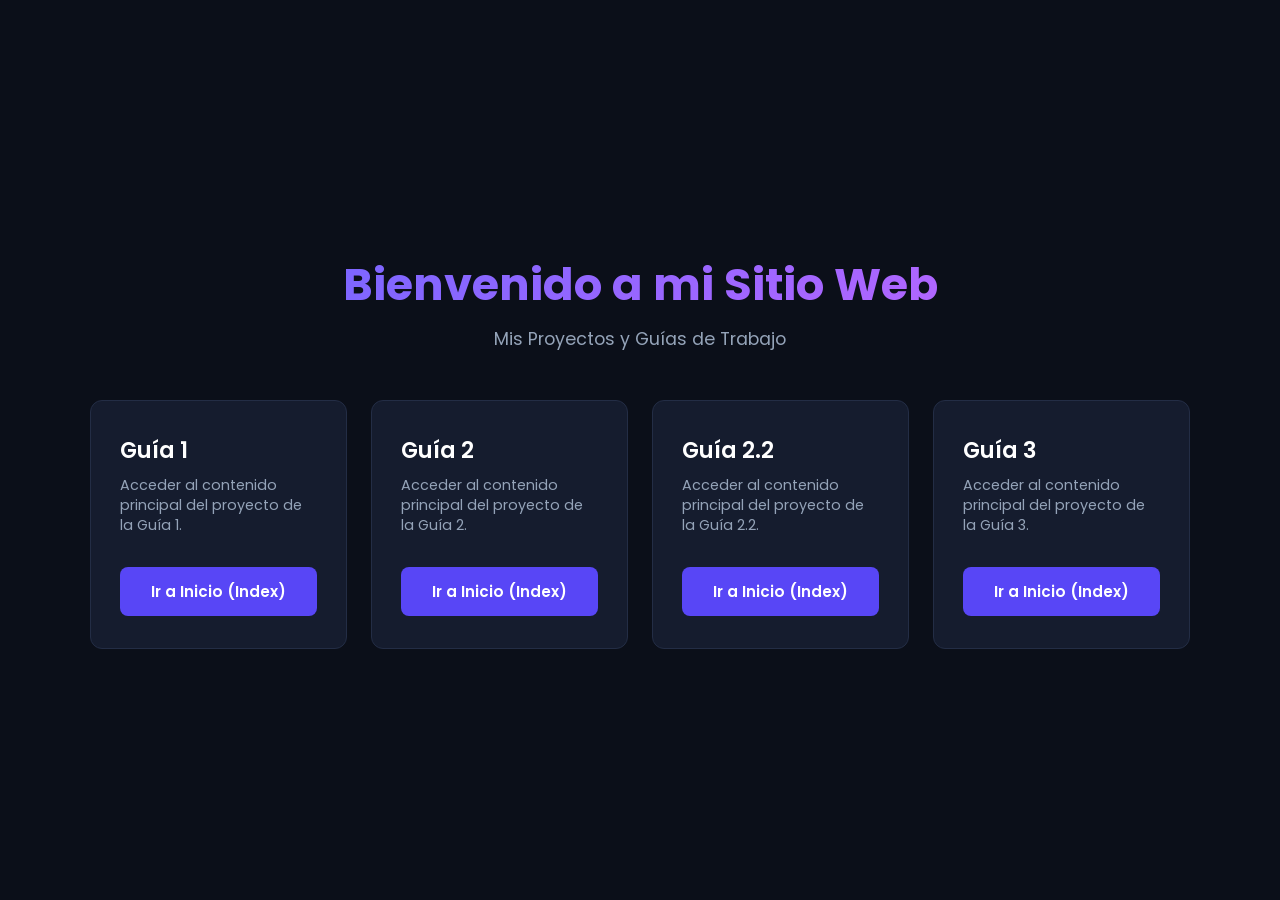
<file: index.html>
<!DOCTYPE html>
<html lang="es">
<head>
  <meta charset="UTF-8">
  <meta name="viewport" content="width=device-width, initial-scale=1.0">
  <title>Mi Portafolio de Guías</title>
  <!-- Fuente Google Fonts Poppins -->
  <link rel="preconnect" href="https://fonts.googleapis.com">
  <link rel="preconnect" href="https://fonts.gstatic.com" crossorigin>
  <link href="https://fonts.googleapis.com/css2?family=Poppins:wght@300;400;600;700&display=swap" rel="stylesheet">
  
  <style>
    :root {
      --primary-color: #5846f6;
      --primary-hover: #4535d9;
      --bg-color: #0b0f19;
      --card-bg: #151c2e;
      --text-color: #f8fafc;
      --text-muted: #94a3b8;
      --border-color: #232d45;
    }

    * {
      box-sizing: border-box;
      margin: 0;
      padding: 0;
      font-family: 'Poppins', sans-serif;
    }

    body {
      background-color: var(--bg-color);
      color: var(--text-color);
      min-height: 100vh;
      display: flex;
      flex-direction: column;
      align-items: center;
      justify-content: center;
      padding: 2rem 1rem;
    }

    header {
      text-align: center;
      margin-bottom: 3rem;
    }

    header h1 {
      font-size: 2.8rem;
      font-weight: 700;
      background: linear-gradient(135deg, #7c66ff, #b266ff);
      -webkit-background-clip: text;
      -webkit-text-fill-color: transparent;
      margin-bottom: 0.5rem;
    }

    header p {
      color: var(--text-muted);
      font-size: 1.1rem;
    }

    .container {
      width: 100%;
      max-width: 1100px;
      display: grid;
      grid-template-columns: repeat(auto-fit, minmax(240px, 1fr));
      gap: 1.5rem;
    }

    .card {
      background-color: var(--card-bg);
      border: 1px solid var(--border-color);
      border-radius: 12px;
      padding: 2rem 1.8rem;
      transition: all 0.3s ease;
      display: flex;
      flex-direction: column;
      justify-content: space-between;
      height: 100%;
    }

    .card:hover {
      transform: translateY(-5px);
      box-shadow: 0 8px 25px rgba(88, 70, 246, 0.25);
      border-color: var(--primary-color);
    }

    .card-title {
      font-size: 1.4rem;
      font-weight: 600;
      margin-bottom: 0.5rem;
      color: #ffffff;
    }

    .card-desc {
      font-size: 0.9rem;
      color: var(--text-muted);
      margin-bottom: 2rem;
      line-height: 1.4;
    }

    .btn {
      display: block;
      text-align: center;
      text-decoration: none;
      padding: 0.8rem 1rem;
      border-radius: 8px;
      font-weight: 600;
      font-size: 0.95rem;
      transition: all 0.2s ease;
      background-color: var(--primary-color);
      color: #ffffff;
    }

    .btn:hover {
      background-color: var(--primary-hover);
    }
  </style>
</head>
<body>

  <header>
    <h1>Bienvenido a mi Sitio Web</h1>
    <p>Mis Proyectos y Guías de Trabajo</p>
  </header>

  <main class="container">
    <!-- Tarjeta Guía 1 -->
    <div class="card">
      <div>
        <h2 class="card-title">Guía 1</h2>
        <p class="card-desc">Acceder al contenido principal del proyecto de la Guía 1.</p>
      </div>
      <a href="Guia 1/index.html" class="btn">Ir a Inicio (Index)</a>
    </div>

    <!-- Tarjeta Guía 2 -->
    <div class="card">
      <div>
        <h2 class="card-title">Guía 2</h2>
        <p class="card-desc">Acceder al contenido principal del proyecto de la Guía 2.</p>
      </div>
      <a href="Guia 2/index.html" class="btn">Ir a Inicio (Index)</a>
    </div>

    <!-- Tarjeta Guía 2.2 -->
    <div class="card">
      <div>
        <h2 class="card-title">Guía 2.2</h2>
        <p class="card-desc">Acceder al contenido principal del proyecto de la Guía 2.2.</p>
      </div>
      <a href="Guia 2.2/index.html" class="btn">Ir a Inicio (Index)</a>
    </div>

    <!-- Tarjeta Guía 3 -->
    <div class="card">
      <div>
        <h2 class="card-title">Guía 3</h2>
        <p class="card-desc">Acceder al contenido principal del proyecto de la Guía 3.</p>
      </div>
      <a href="Guia 3/index.html" class="btn">Ir a Inicio (Index)</a>
    </div>
  </main>

</body>
</html>
</file>
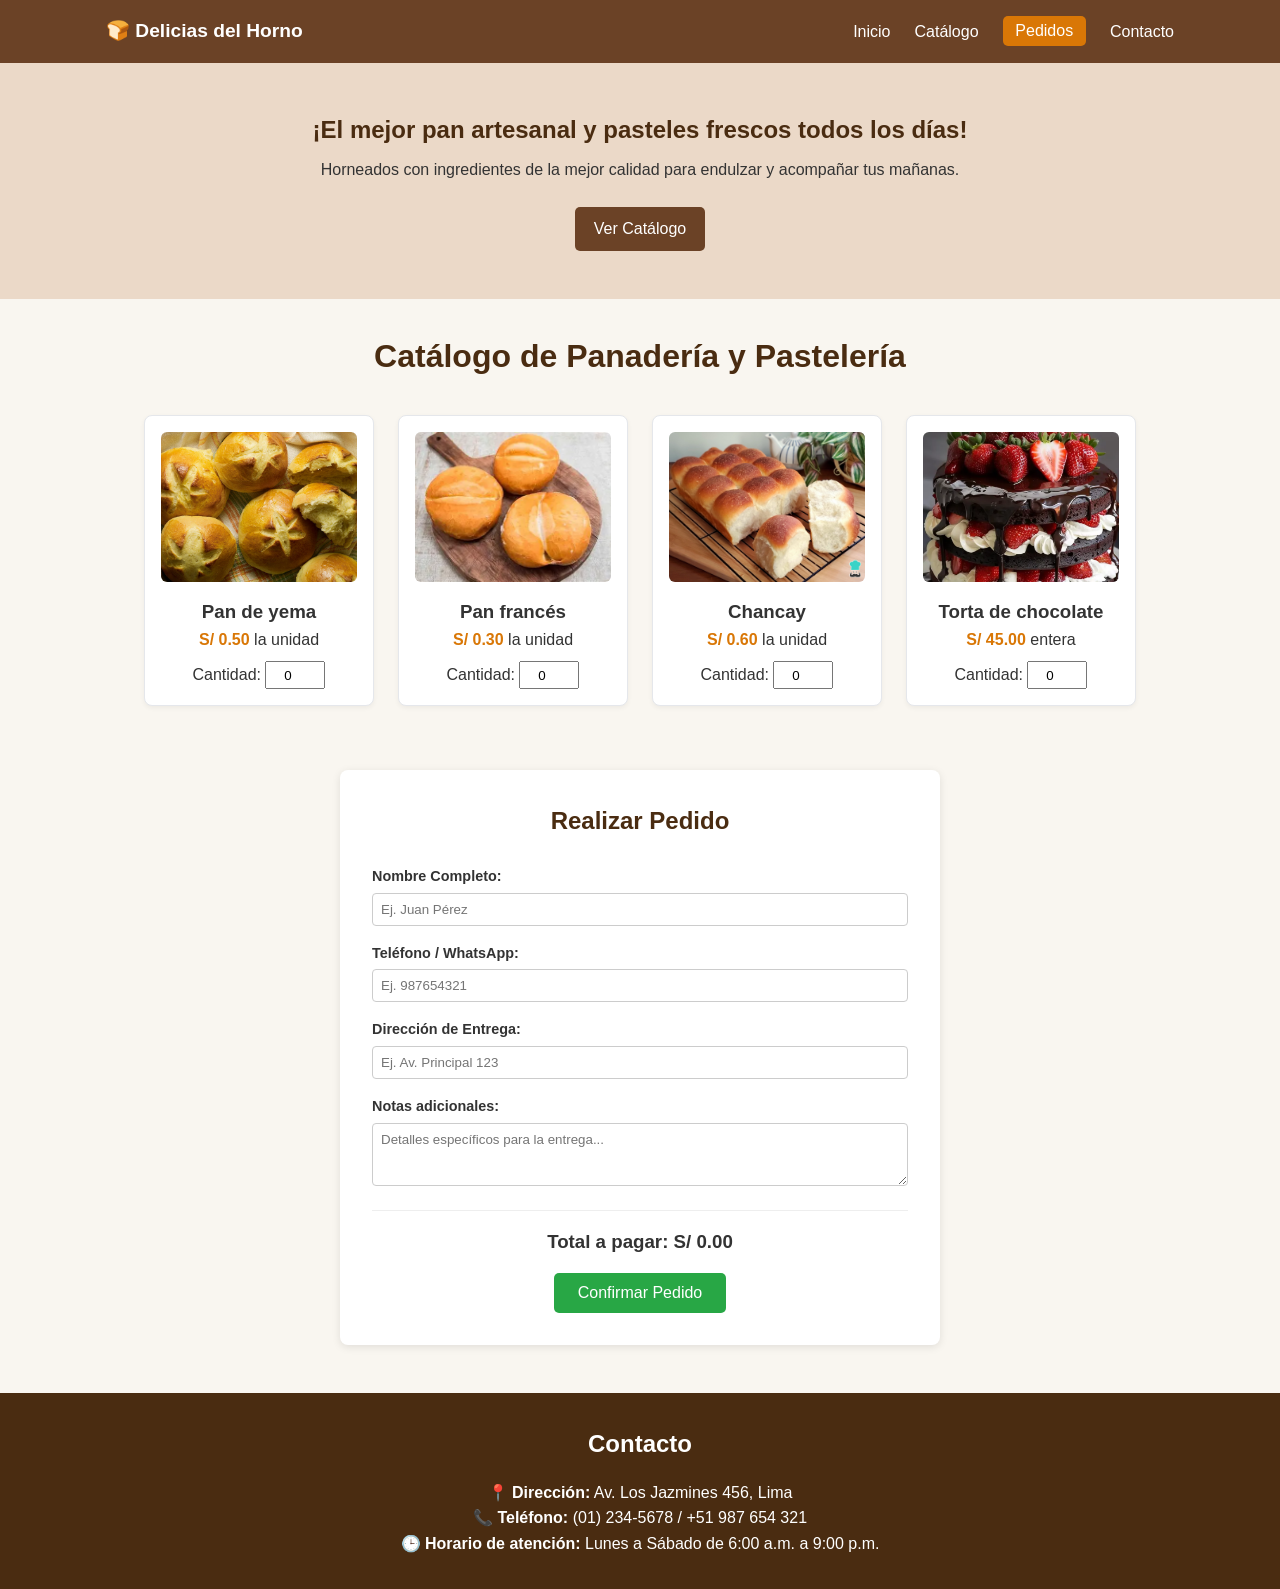
<file: Guia 2/index.html>
<!DOCTYPE html>
<html lang="es">

<head>
    <meta charset="UTF-8">
    <meta name="viewport" content="width=device-width, initial-scale=1.0">
    <title>Catálogo de Panadería y Pastelería</title>
    <link rel="stylesheet" href="styloos/estilos1.css">
</head>

<body>
    <!-- BARRA DE NAVEGACIÓN -->
    <header>
        <nav class="navbar">
            <div class="logo">🍞 Delicias del Horno</div>
            <ul class="nav-links">
                <li><a href="#inicio">Inicio</a></li>
                <li><a href="#catalogo">Catálogo</a></li>
                <li><a href="#form-pedido" class="btn-nav-pedido">Pedidos</a></li>
                <li><a href="#contacto">Contacto</a></li>
            </ul>
        </nav>
    </header>

    <main>
        <!-- SECCIÓN DE INICIO / HERO -->
        <section id="inicio" class="hero">
            <h2>¡El mejor pan artesanal y pasteles frescos todos los días!</h2>
            <p>Horneados con ingredientes de la mejor calidad para endulzar y acompañar tus mañanas.</p>
            <a href="#catalogo" class="btn-explorar">Ver Catálogo</a>
        </section>

        <!-- SECCIÓN DE CATÁLOGO Y FORMULARIO DE PEDIDOS -->
        <form id="form-pedido">
            <h1 id="catalogo" class="titulo-seccion">Catálogo de Panadería y Pastelería</h1>
            
            <section class="catalogo">
                <article class="producto">
                    <img src="img/pan-de-yema.jpg" alt="Pan de yema">
                    <h3>Pan de yema</h3>
                    <p><span class="precio">S/ 0.50</span> la unidad</p>
                    <label for="cant-yema">Cantidad:</label>
                    <input type="number" id="cant-yema" name="pan_yema" min="0" value="0" data-precio="0.50" class="input-cantidad">
                </article>

                <article class="producto">
                    <img src="img/frances.jpg" alt="Pan francés">
                    <h3>Pan francés</h3>
                    <p><span class="precio">S/ 0.30</span> la unidad</p>
                    <label for="cant-frances">Cantidad:</label>
                    <input type="number" id="cant-frances" name="pan_frances" min="0" value="0" data-precio="0.30" class="input-cantidad">
                </article>

                <article class="producto">
                    <img src="img/chancay.jpg" alt="Chancay">
                    <h3>Chancay</h3>
                    <p><span class="precio">S/ 0.60</span> la unidad</p>
                    <label for="cant-chancay">Cantidad:</label>
                    <input type="number" id="cant-chancay" name="chancay" min="0" value="0" data-precio="0.60" class="input-cantidad">
                </article>

                <article class="producto">
                    <img src="img/tortadechoocoolate.jpg" alt="Torta de chocolate">
                    <h3>Torta de chocolate</h3>
                    <p><span class="precio">S/ 45.00</span> entera</p>
                    <label for="cant-torta">Cantidad:</label>
                    <input type="number" id="cant-torta" name="torta_chocolate" min="0" value="0" data-precio="45.00" class="input-cantidad">
                </article>
            </section>

            <!-- SECCIÓN DE DATOS Y RESUMEN DEL PEDIDO -->
            <section class="seccion-pedido">
                <h2>Realizar Pedido</h2>
                
                <div class="datos-cliente">
                    <div class="campo">
                        <label for="nombre">Nombre Completo:</label>
                        <input type="text" id="nombre" name="nombre" required placeholder="Ej. Juan Pérez">
                    </div>
                    <div class="campo">
                        <label for="telefono">Teléfono / WhatsApp:</label>
                        <input type="tel" id="telefono" name="telefono" required placeholder="Ej. 987654321">
                    </div>
                    <div class="campo">
                        <label for="direccion">Dirección de Entrega:</label>
                        <input type="text" id="direccion" name="direccion" required placeholder="Ej. Av. Principal 123">
                    </div>
                    <div class="campo">
                        <label for="notas">Notas adicionales:</label>
                        <textarea id="notas" name="notas" rows="3" placeholder="Detalles específicos para la entrega..."></textarea>
                    </div>
                </div>

                <div class="resumen-total">
                    <h3>Total a pagar: <span id="total-precio">S/ 0.00</span></h3>
                    <button type="submit" id="btn-confirmar">Confirmar Pedido</button>
                </div>
            </section>
        </form>

        <!-- SECCIÓN DE CONTACTO -->
        <section id="contacto" class="seccion-contacto">
            <h2>Contacto</h2>
            <p>📍 <strong>Dirección:</strong> Av. Los Jazmines 456, Lima</p>
            <p>📞 <strong>Teléfono:</strong> (01) 234-5678 / +51 987 654 321</p>
            <p>🕒 <strong>Horario de atención:</strong> Lunes a Sábado de 6:00 a.m. a 9:00 p.m.</p>
        </section>
    </main>

    <!-- SCRIPT PARA CALCULAR EL TOTAL AUTOMÁTICAMENTE -->
    <script>
        const inputsCantidad = document.querySelectorAll('.input-cantidad');
        const totalElemento = document.getElementById('total-precio');

        function calcularTotal() {
            let total = 0;
            inputsCantidad.forEach(input => {
                const cantidad = parseInt(input.value) || 0;
                const precio = parseFloat(input.getAttribute('data-precio'));
                total += cantidad * precio;
            });
            totalElemento.textContent = `S/ ${total.toFixed(2)}`;
        }

        inputsCantidad.forEach(input => {
            input.addEventListener('input', calcularTotal);
        });

        document.getElementById('form-pedido').addEventListener('submit', function(e) {
            e.preventDefault();
            const totalText = totalElemento.textContent;
            if (totalText === 'S/ 0.00') {
                alert('Por favor, selecciona al menos un producto.');
                return;
            }
            alert('¡Gracias por tu pedido! Nos pondremos en contacto contigo pronto.');
        });
    </script>
</body>

</html>
</file>
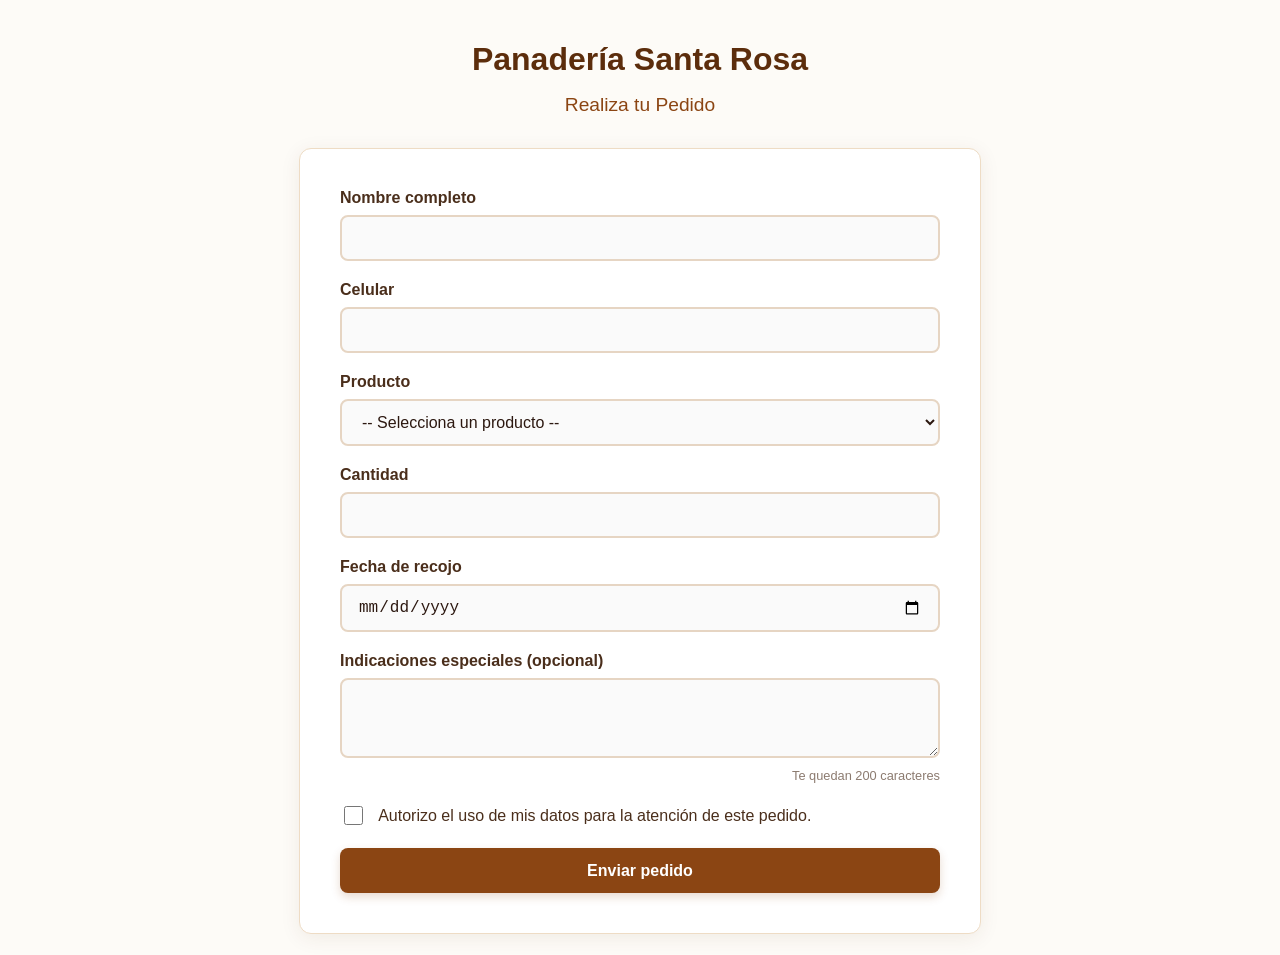
<file: Guia 3/index.html>
<!DOCTYPE html>
<html lang="es">

<head>
    <meta charset="UTF-8">
    <meta name="viewport" content="width=device-width, initial-scale=1.0">
    <title>Panadería Santa Rosa - Formulario de Pedidos</title>
    <link rel="stylesheet" href="stylos.css">
    <script src="java.js" defer></script>
</head>

<body>

    <header>
        <h1>Panadería Santa Rosa</h1>
        <h2>Realiza tu Pedido</h2>
    </header>
    <main>
        <!-- novalidate para usar las validaciones de JS -->
        <form action="#" novalidate>

            <!-- Campo Nombre -->
            <div>
                <label for="nombre">Nombre completo</label>
                <input type="text" id="nombre" name="nombre" required aria-describedby="error-nombre">
                <p class="error" id="error-nombre"></p>
            </div>

            <!-- Campo Celular -->
            <div>
                <label for="celular">Celular</label>
                <input type="tel" id="celular" name="celular" required aria-describedby="error-celular">
                <p class="error" id="error-celular"></p>
            </div>

            <!-- Campo Producto -->
            <div>
                <label for="producto">Producto</label>
                <select id="producto" name="producto" required aria-describedby="error-producto">
                    <option value="">-- Selecciona un producto --</option>
                    <option value="Pan de yema">Pan de yema (S/ 0.50)</option>
                    <option value="Pan francés">Pan francés (S/ 0.40)</option>
                    <option value="Pan con chicharrón">Pan con chicharrón (S/ 8.00)</option>
                    <option value="Pastel de acelga">Pastel de acelga (S/ 5.00)</option>
                </select>
                <p class="error" id="error-producto"></p>
            </div>

            <!-- Campo Cantidad -->
            <div>
                <label for="cantidad">Cantidad</label>
                <input type="number" id="cantidad" name="cantidad" required aria-describedby="error-cantidad">
                <p class="error" id="error-cantidad"></p>
            </div>

            <!-- Campo Fecha de Recojo -->
            <div>
                <label for="fecha">Fecha de recojo</label>
                <input type="date" id="fecha" name="fecha" required aria-describedby="error-fecha">
                <p class="error" id="error-fecha"></p>
            </div>

            <!-- Campo Indicaciones (Reto: Contador de caracteres) -->
            <div>
                <label for="indicaciones">Indicaciones especiales (opcional)</label>
                <textarea id="indicaciones" name="indicaciones" maxlength="200"
                    aria-describedby="contador-caracteres"></textarea>
                <small id="contador-caracteres">Te quedan 200 caracteres</small>
            </div>

            <!-- Campo Consentimiento -->
            <div>
                <label>
                    <input type="checkbox" id="consentimiento" name="consentimiento" required
                        aria-describedby="error-consentimiento">
                    Autorizo el uso de mis datos para la atención de este pedido.
                </label>
                <p class="error" id="error-consentimiento"></p>
            </div>

            <!-- Zona de Confirmación / Estado de envío -->
            <div id="estado" role="status"></div>

            <button type="submit">Enviar pedido</button>
        </form>
    </main>

</body>

</html>
</file>
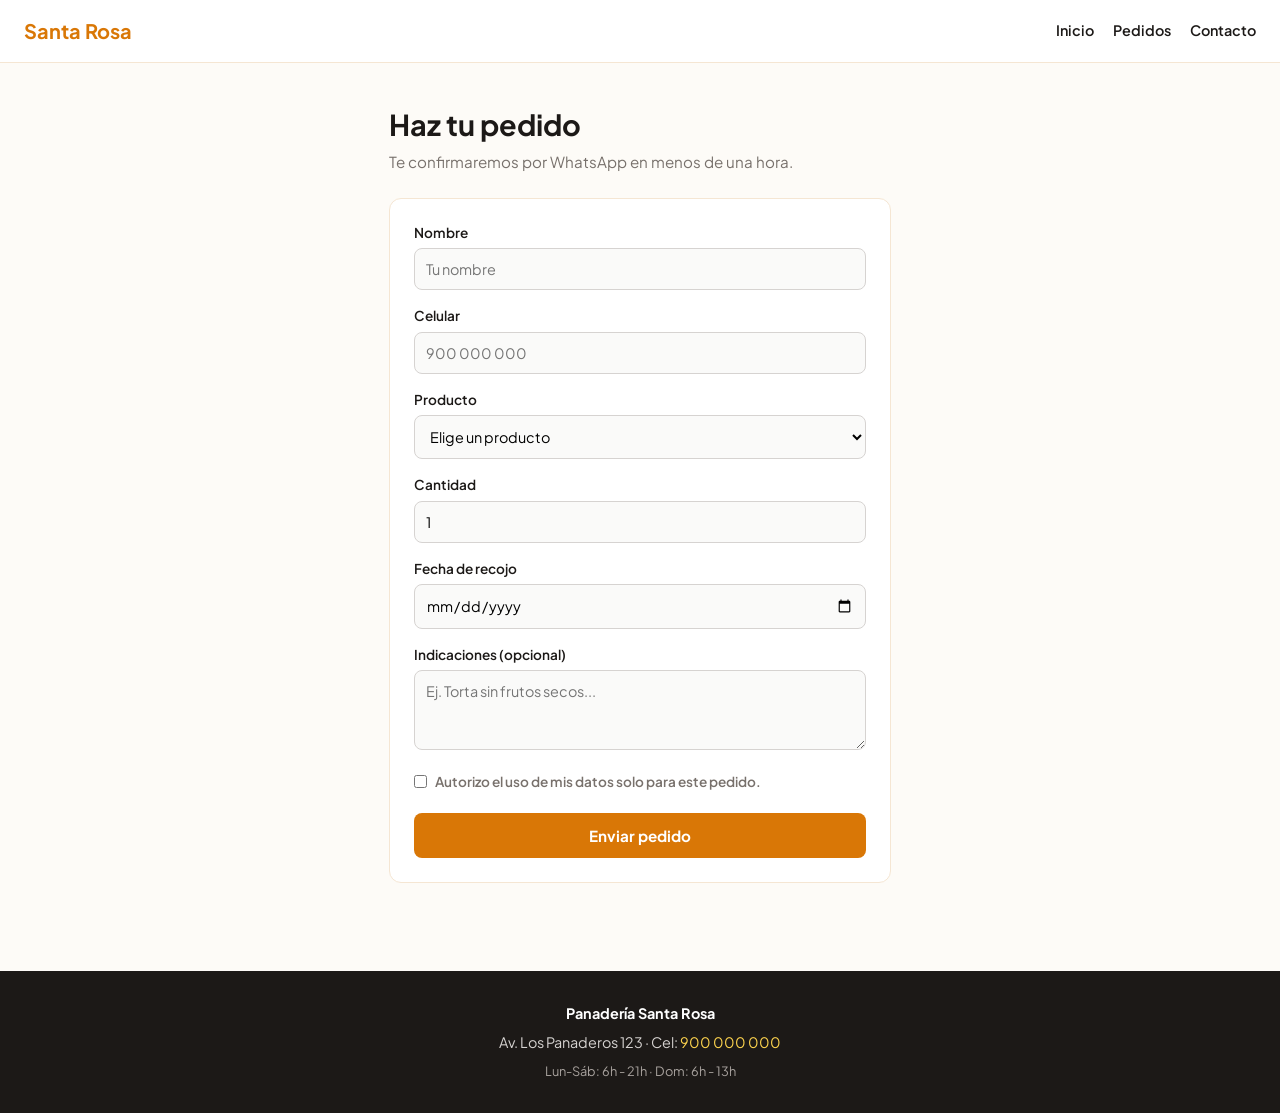
<file: Guia 1/pedidos.html>
<!DOCTYPE html>
<html lang="es">
<head>
    <meta charset="UTF-8">
    <meta name="viewport" content="width=device-width, initial-scale=1.0">
    <title>Pedidos | Panadería Santa Rosa</title>
    <link href="https://fonts.googleapis.com/css2?family=Plus+Jakarta+Sans:wght@400;600;700&display=swap" rel="stylesheet">
    <style>
        :root {
            --primary: #d97706;
            --bg: #fdfbf7;
            --text: #1c1917;
            --muted: #78716c;
        }
        html { scroll-behavior: smooth; }
        * { margin: 0; padding: 0; box-sizing: border-box; }
        body { font-family: 'Plus Jakarta Sans', sans-serif; background: var(--bg); color: var(--text); line-height: 1.5; }
        
        header { background: #fff; border-bottom: 1px solid #f5e6d3; padding: 1rem 1.5rem; display: flex; justify-content: space-between; align-items: center; position: sticky; top: 0; z-index: 10; }
        .logo { font-weight: 700; color: var(--primary); font-size: 1.25rem; text-decoration: none; }
        nav { display: flex; gap: 1.2rem; }
        nav a { text-decoration: none; color: var(--text); font-weight: 600; font-size: 0.9rem; }
        nav a:hover { color: var(--primary); }

        main { max-width: 550px; margin: 0 auto; padding: 2.5rem 1.5rem; }
        h1 { font-size: 1.8rem; margin-bottom: 0.3rem; }
        .subtitle { color: var(--muted); font-size: 0.95rem; margin-bottom: 1.5rem; }

        form { background: #fff; padding: 1.5rem; border-radius: 12px; border: 1px solid #f5e6d3; display: flex; flex-direction: column; gap: 1rem; }
        
        label { font-weight: 600; font-size: 0.85rem; display: block; margin-bottom: 0.3rem; }
        input, select, textarea { width: 100%; padding: 0.7rem; border: 1px solid #d6d3d1; border-radius: 8px; font-family: inherit; font-size: 0.9rem; background: #fafaf9; }
        input:focus, select:focus, textarea:focus { outline: none; border-color: var(--primary); background: #fff; }
        textarea { resize: vertical; min-height: 80px; }

        .checkbox-group { display: flex; align-items: flex-start; gap: 0.5rem; font-size: 0.85rem; color: var(--muted); }
        .checkbox-group input { width: auto; margin-top: 0.2rem; }

        button { background: var(--primary); color: #fff; font-family: inherit; font-weight: 700; padding: 0.8rem; border: none; border-radius: 8px; cursor: pointer; font-size: 0.95rem; }
        button:hover { background: #b45309; }

        footer { background: #1c1917; color: #fff; padding: 2rem 1.5rem; margin-top: 3rem; text-align: center; font-size: 0.9rem; }
        footer address { font-style: normal; color: #d6d3d1; margin: 0.5rem 0; }
        footer a { color: #fcd34d; text-decoration: none; }
    </style>
</head>
<body>

    <header>
        <a href="index.html" class="logo">Santa Rosa</a>
        <nav>
            <a href="index.html">Inicio</a>
            <a href="pedidos.html">Pedidos</a>
            <a href="#contacto">Contacto</a>
        </nav>
    </header>

    <main>
        <h1>Haz tu pedido</h1>
        <p class="subtitle">Te confirmaremos por WhatsApp en menos de una hora.</p>

        <form action="#">
            <div>
                <label for="nombre">Nombre</label>
                <input type="text" id="nombre" required placeholder="Tu nombre">
            </div>

            <div>
                <label for="celular">Celular</label>
                <input type="tel" id="celular" required placeholder="900 000 000">
            </div>

            <div>
                <label for="producto">Producto</label>
                <select id="producto" required>
                    <option value="">Elige un producto</option>
                    <option>Pan francés</option>
                    <option>Pan de yema</option>
                    <option>Chancay</option>
                    <option>Torta de chocolate</option>
                </select>
            </div>

            <div>
                <label for="cantidad">Cantidad</label>
                <input type="number" id="cantidad" min="1" value="1" required>
            </div>

            <div>
                <label for="fecha">Fecha de recojo</label>
                <input type="date" id="fecha" required>
            </div>

            <div>
                <label for="notas">Indicaciones (opcional)</label>
                <textarea id="notas" placeholder="Ej. Torta sin frutos secos..."></textarea>
            </div>

            <div class="checkbox-group">
                <input type="checkbox" id="consentimiento" required>
                <label for="consentimiento">Autorizo el uso de mis datos solo para este pedido.</label>
            </div>

            <button type="submit">Enviar pedido</button>
        </form>
    </main>

    <footer id="contacto">
        <p><strong>Panadería Santa Rosa</strong></p>
        <address>Av. Los Panaderos 123 · Cel: <a href="tel:+51900000000">900 000 000</a></address>
        <p style="color: #a8a29e; font-size: 0.8rem;">Lun-Sáb: 6h - 21h · Dom: 6h - 13h</p>
    </footer>

</body>
</html>
</file>
<file: Guia 2/styloos/estilos1.css>
/* RESET BÁSICO */
* {
    margin: 0;
    padding: 0;
    box-sizing: border-box;
    font-family: Arial, sans-serif;
}

body {
    background-color: #f9f6f0;
    color: #333;
    line-height: 1.6;
}

/* NAVEGACIÓN */
header {
    background-color: #6b4226;
    position: sticky;
    top: 0;
    z-index: 100;
}

.navbar {
    display: flex;
    justify-content: space-between;
    align-items: center;
    max-width: 1100px;
    margin: 0 auto;
    padding: 1rem;
}

.logo {
    color: #fff;
    font-weight: bold;
    font-size: 1.2rem;
}

.nav-links {
    list-style: none;
    display: flex;
    gap: 1.5rem;
    align-items: center;
}

.nav-links a {
    color: #fff;
    text-decoration: none;
    font-weight: 500;
}

.nav-links a:hover {
    color: #f3a847;
}

.btn-nav-pedido {
    background-color: #d97706;
    padding: 0.4rem 0.8rem;
    border-radius: 5px;
}

/* HERO */
.hero {
    background-color: #ebd9c8;
    text-align: center;
    padding: 3rem 1rem;
    margin-bottom: 2rem;
}

.hero h2 {
    color: #4a2c11;
    margin-bottom: 0.5rem;
}

.hero p {
    margin-bottom: 1.5rem;
}

.btn-explorar {
    display: inline-block;
    background-color: #6b4226;
    color: white;
    padding: 0.6rem 1.2rem;
    text-decoration: none;
    border-radius: 5px;
}

/* CATÁLOGO DE PRODUCTOS */
.titulo-seccion {
    text-align: center;
    margin: 2rem 0 1rem;
    color: #4a2c11;
}

.catalogo {
    display: flex;
    flex-wrap: wrap;
    gap: 1.5rem;
    justify-content: center;
    max-width: 1100px;
    margin: 0 auto;
    padding: 1rem;
}

.producto {
    background-color: #fff;
    border: 1px solid #e5e7eb;
    border-radius: 8px;
    padding: 1rem;
    width: 230px;
    text-align: center;
    box-shadow: 0 2px 5px rgba(0,0,0,0.05);
}

.producto img {
    width: 100%;
    height: 150px;
    object-fit: cover;
    border-radius: 6px;
    margin-bottom: 0.5rem;
}

.precio {
    color: #d97706;
    font-weight: bold;
}

.input-cantidad {
    width: 60px;
    padding: 0.3rem;
    margin-top: 0.5rem;
    text-align: center;
}

/* FORMULARIO DE PEDIDO */
.seccion-pedido {
    max-width: 600px;
    margin: 3rem auto;
    background: #fff;
    padding: 2rem;
    border-radius: 8px;
    box-shadow: 0 2px 8px rgba(0,0,0,0.1);
}

.seccion-pedido h2 {
    margin-bottom: 1.5rem;
    color: #4a2c11;
    text-align: center;
}

.campo {
    margin-bottom: 1rem;
    display: flex;
    flex-direction: column;
}

.campo label {
    margin-bottom: 0.3rem;
    font-size: 0.9rem;
    font-weight: bold;
}

.campo input, .campo textarea {
    padding: 0.5rem;
    border: 1px solid #ccc;
    border-radius: 4px;
}

.resumen-total {
    margin-top: 1.5rem;
    text-align: center;
    border-top: 1px solid #eee;
    padding-top: 1rem;
}

#btn-confirmar {
    background-color: #28a745;
    color: white;
    border: none;
    padding: 0.7rem 1.5rem;
    font-size: 1rem;
    border-radius: 5px;
    cursor: pointer;
    margin-top: 1rem;
}

#btn-confirmar:hover {
    background-color: #218838;
}

/* CONTACTO */
.seccion-contacto {
    background-color: #4a2c11;
    color: #fff;
    text-align: center;
    padding: 2rem 1rem;
    margin-top: 3rem;
}

.seccion-contacto h2 {
    margin-bottom: 1rem;
}
</file>
<file: Guia 3/stylos.css>
/* ==========================================================
   ESTILOS MODERNOS Y ELABORADOS - PEDIDOS PANADERÍA SANTA ROSA
   ========================================================== */

/* Contenedor principal del formulario */
body {
  font-family: 'Segoe UI', Tahoma, Geneva, Verdana, sans-serif;
  background-color: #FDFBF7;
  color: #2C1810;
  margin: 0;
  padding: 20px;
}

header {
  text-align: center;
  margin-bottom: 2rem;
}

header h1 {
  color: #5C2D0C;
  margin-bottom: 0.2rem;
}

header h2 {
  color: #8B4513;
  font-size: 1.2rem;
  font-weight: 400;
}

main {
  max-width: 600px;
  margin: 0 auto;
  background: #FFFFFF;
  padding: 2.5rem;
  border-radius: 12px;
  box-shadow: 0 4px 20px rgba(92, 45, 12, 0.08);
  border: 1px solid #EEDCC5;
}

/* Grupos de campos */
form div {
  margin-bottom: 1.25rem;
}

form label {
  display: block;
  margin-bottom: 0.5rem;
  font-weight: 600;
  color: #4A2E1B;
}

/* Inputs, select y textarea elegantes */
form input[type="text"],
form input[type="tel"],
form input[type="number"],
form input[type="date"],
form select,
form textarea {
  width: 100%;
  padding: 0.75rem 1rem;
  border: 2px solid #E6D5C3;
  border-radius: 8px;
  font-size: 1rem;
  background-color: #FAFAFA;
  color: #2C1810;
  box-sizing: border-box;
  transition: all 0.3s ease;
}

form input:focus,
form select:focus,
form textarea:focus {
  outline: none;
  border-color: #8B4513;
  background-color: #FFFFFF;
  box-shadow: 0 0 0 4px rgba(139, 69, 19, 0.1);
}

/* Estilo especial para textarea */
form textarea {
  resize: vertical;
  min-height: 80px;
}

/* Checkbox de consentimiento alineado */
form label:has(input[type="checkbox"]) {
  display: flex;
  align-items: center;
  gap: 0.75rem;
  font-weight: normal;
  cursor: pointer;
}

form input[type="checkbox"] {
  width: 1.2rem;
  height: 1.2rem;
  accent-color: #8B4513;
  cursor: pointer;
}

/* 1. Mensajes de error debajo de cada campo */
.error {
  margin: 0.35rem 0 0 0;
  color: #A11A1A;         /* Contraste de 7.4:1 sobre fondo claro */
  font-size: 0.85rem;
  font-weight: bold;
}

/* Si el párrafo de error está vacío, no ocupa espacio visual */
.error:empty {
  display: none;          
}

/* Agrega un símbolo de advertencia accesible */
.error::before {
  content: "⚠ ";          
}

/* 2. Resaltado de campos inválidos */
[aria-invalid="true"] {
  border-color: #A11A1A !important;
  background-color: #FDF2F2 !important;
}

/* 3. Contador de caracteres */
#contador-caracteres {
  display: block;
  margin-top: 0.35rem;
  font-size: 0.8rem;
  color: #8C7B70;
  text-align: right;
}

/* 4. Zona de estado / confirmación del pedido con diseño de tarjeta */
#estado:not(:empty) {
  margin-top: 1.5rem;
  margin-bottom: 1.5rem;
  padding: 1rem 1.25rem;
  border: 2px solid #8B4513;
  border-radius: 8px;
  background: #FDF8F2;
  color: #4A2E1B;
  font-weight: 600;
  line-height: 1.5;
  box-shadow: 0 2px 8px rgba(139, 69, 19, 0.05);
}

/* 5. Botón de envío llamativo y profesional */
form button[type="submit"] {
  width: 100%;
  background-color: #8B4513;
  color: #FFFFFF;
  padding: 0.85rem 1.5rem;
  border: none;
  border-radius: 8px;
  font-size: 1rem;
  font-weight: bold;
  cursor: pointer;
  transition: background-color 0.2s ease, transform 0.1s ease;
  box-shadow: 0 4px 10px rgba(139, 69, 19, 0.2);
}

form button[type="submit"]:hover {
  background-color: #6D350E;
}

form button[type="submit"]:active {
  transform: scale(0.99);
}
</file>
